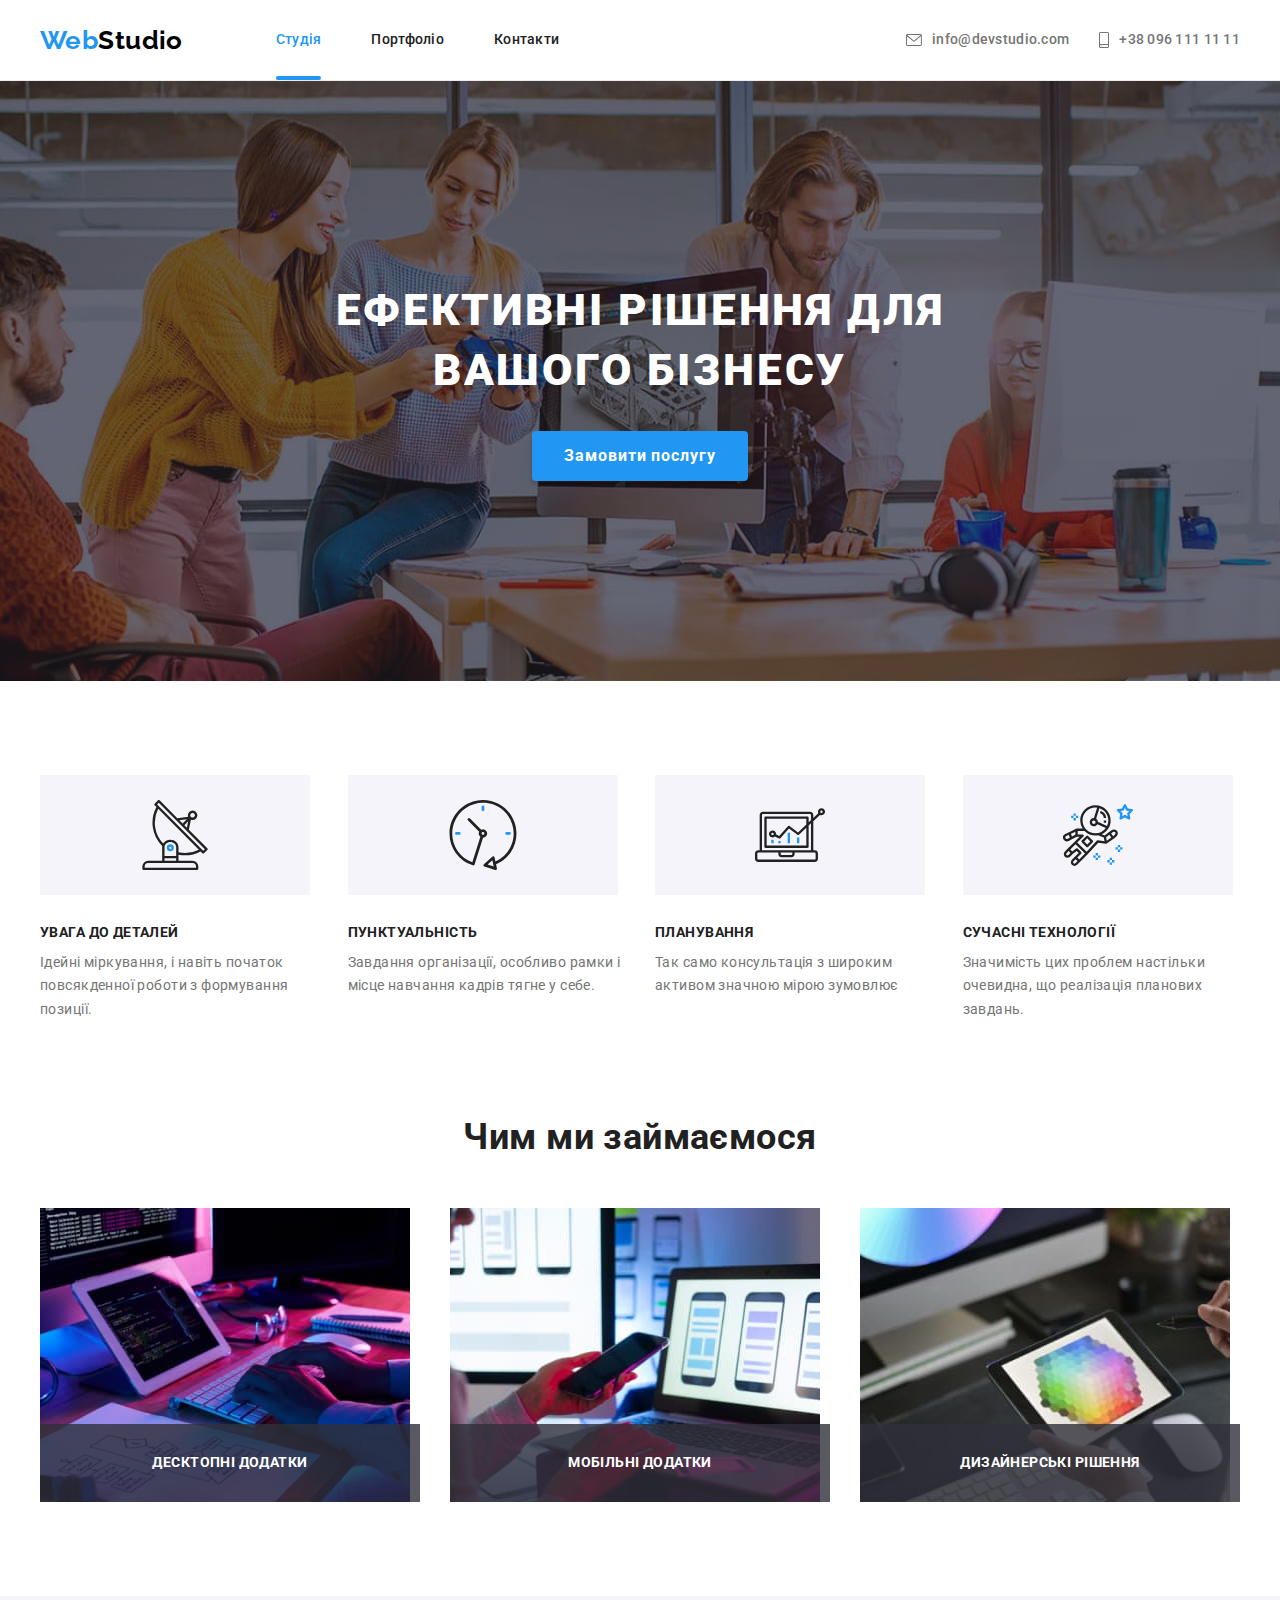
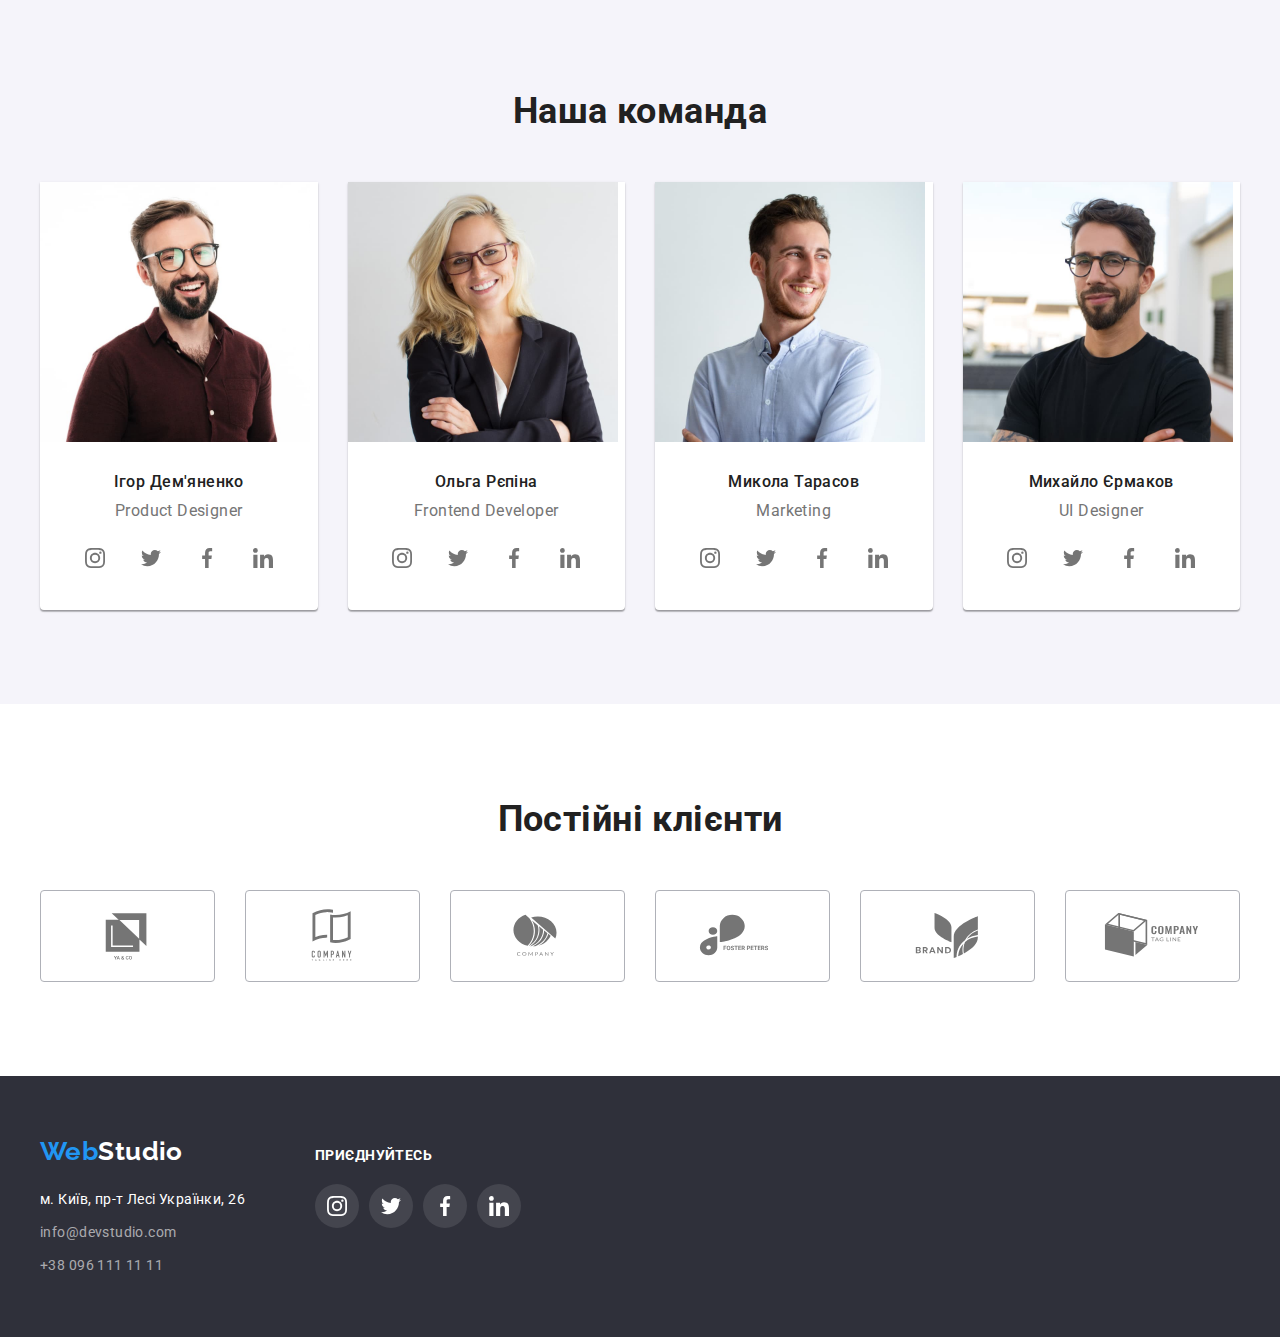
<file: index.html>
<!DOCTYPE html>
<html lang="uk">

<head>
	<meta charset="UTF-8" />
	<meta http-equiv="X-UA-Compatible" content="IE=edge" />
	<meta name="viewport" content="width=device-width, initial-scale=1.0" />
	<title>WebStudio</title>
	<link rel="preconnect" href="https://fonts.googleapis.com" />
	<link rel="preconnect" href="https://fonts.gstatic.com" crossorigin />
	<link href="https://fonts.googleapis.com/css2?family=Raleway:wght@700&family=Roboto:wght@400;500;700;900&display=swap"
		rel="stylesheet" />
	<link rel="stylesheet" href="https://cdnjs.cloudflare.com/ajax/libs/modern-normalize/1.1.0/modern-normalize.min.css"
		integrity="sha512-wpPYUAdjBVSE4KJnH1VR1HeZfpl1ub8YT/NKx4PuQ5NmX2tKuGu6U/JRp5y+Y8XG2tV+wKQpNHVUX03MfMFn9Q=="
		crossorigin="anonymous" referrerpolicy="no-referrer" />
	<link rel="stylesheet" href="./css/styles.css" />
</head>

<body>
	<!-- Header -->
	<header class="page-header">
		<div class="container main-nav">
			<!-- Logo -->
			<a class="logo" href="index.html">Web<span class="logo text">Studio</span></a>
			<!-- Navigation -->
			<nav>
				<ul class="site-nav list">
					<li class="item">
						<a class="link current" href="index.html">Студія</a>
					</li>
					<li class="item">
						<a class="link" href="portfolio.html">Портфоліо</a>
					</li>
					<li class="item"><a class="link" href="#contacts">Контакти</a></li>
				</ul>
			</nav>
			<ul class="contact-list list">
				<li class="item">
					<a class="contact-link link" href="mailto:info@devstudio.com">
						<svg class="mail-icon">
							<use href="./images/icons.svg#icon-envelope"></use>
						</svg>
						info@devstudio.com</a>
				</li>
				<li class="item">
					<a class="contact-link link" href="tel:+380961111111">
						<svg class="tel-icon">
							<use href="./images/icons.svg#icon-smartphone"></use>
						</svg>+38 096 111 11 11</a>
				</li>
			</ul>
		</div>
	</header>
	<main>
		<!-- Hero -->
		<section class="hero-overlay">
			<div class="container">
				<h1 class="hero-title">
					Ефективні рішення для
					<br />
					вашого бізнесу
				</h1>
				<button type="button" class="order-button" data-modal-open>Замовити послугу</button>
			</div>
		</section>
		<!-- Features -->
		<section class="section no-padding">
			<div class="container">
				<h2 class="visually-hidden">Особливості</h2>
				<ul class="feature-list list">
					<li class="item">
						<div class="feature-thumb">
							<svg class="feature-icon">
								<use href="./images/icons.svg#icon-antenna"></use>
							</svg>
						</div>
						<h3 class="features-title">Увага до деталей</h3>
						<p>Ідейні міркування, і навіть початок повсякденної роботи з формування позиції.</p>
					</li>
					<li class="item">
						<div class="feature-thumb">
							<svg class="feature-icon">
								<use href="./images/icons.svg#icon-clock"></use>
							</svg>
						</div>
						<h3 class="features-title">Пунктуальність</h3>
						<p>Завдання організації, особливо рамки і місце навчання кадрів тягне у себе.</p>
					</li>
					<li class="item">
						<div class="feature-thumb">
							<svg class="feature-icon">
								<use href="./images/icons.svg#icon-diagram"></use>
							</svg>
						</div>
						<h3 class="features-title">Планування</h3>
						<p>Так само консультація з широким активом значною мірою зумовлює</p>
					</li>
					<li class="item">
						<div class="feature-thumb">
							<svg class="feature-icon">
								<use href="./images/icons.svg#icon-astronaut"></use>
							</svg>
						</div>
						<h3 class="features-title">Сучасні технології</h3>
						<p>Значимість цих проблем настільки очевидна, що реалізація планових завдань.</p>
					</li>
				</ul>
			</div>
		</section>
		<!-- Чим ми займаємося -->
		<section class="section">
			<div class="container">
				<h2 class="section-title">Чим ми займаємося</h2>
				<ul class="work-list list">
					<li class="item">
						<img src="./images/creation.jpg" alt="Створюємо сайт" width="370" height="294" />
						<p class="work-text">Десктопні додатки</p>
					</li>
					<li class="item">
						<img src="./images/adaptation.jpg" alt="Адаптація під мобільні пристрої" width="370" height="294" />
						<p class="work-text">Мобільні додатки</p>
					</li>
					<li class="item">
						<img src="./images/design.jpg" alt="Розробляємо унікальний дизайн" width="370" height="294" />
						<p class="work-text">Дизайнерські рішення</p>
					</li>
				</ul>
			</div>
		</section>
		<!-- Team -->
		<section class="team section">
			<div class="container">
				<h2 class="section-title">Наша команда</h2>
				<ul class="team-list list">
					<li class="team-card">
						<img src="./images/designer.jpg" alt="Дизайнер" width="270" height="260" />
						<div class="text">
							<h3 class="teammate">Ігор Дем'яненко</h3>
							<p lang="en">Product Designer</p>
							<ul class="team-social list">
								<li class="item">
									<a class="team-link" href="https://www.instagram.com/" target="_blank"
										rel="noopener noreferrer nofollow" aria-label="Instagram">
										<svg class="team-icon">
											<use href="./images/icons.svg#icon-instagram"></use>
										</svg>
									</a>
								</li>
								<li class="item">
									<a class="team-link" href="https://twitter.com/" target="_blank" rel="noopener noreferrer nofollow"
										aria-label="Twitter">
										<svg class="team-icon">
											<use href="./images/icons.svg#icon-twitter"></use>
										</svg>
									</a>
								</li>
								<li class="item">
									<a class="team-link" href="https://www.facebook.com/" target="_blank"
										rel="noopener noreferrer nofollow" aria-label="Facebook">
										<svg class="team-icon">
											<use href="./images/icons.svg#icon-facebook"></use>
										</svg>
									</a>
								</li>
								<li class="item">
									<a class="team-link" href="https://www.linkedin.com/" target="_blank"
										rel="noopener noreferrer nofollow" aria-label="Linkedin">
										<svg class="team-icon">
											<use href="./images/icons.svg#icon-linkedin"></use>
										</svg>
									</a>
								</li>
							</ul>
						</div>
					</li>
					<li class="team-card">
						<img src="./images/developer.jpg" alt="Розробник" width="270" height="260" />
						<div class="text">
							<h3 class="teammate">Ольга Рєпіна</h3>
							<p lang="en">Frontend Developer</p>
							<ul class="team-social list">
								<li class="item">
									<a class="team-link link" href="https://www.instagram.com/" target="_blank"
										rel="noopener noreferrer nofollow" aria-label="Instagram">
										<svg class="team-icon">
											<use href="./images/icons.svg#icon-instagram"></use>
										</svg>
									</a>
								</li>
								<li class="item">
									<a class="team-link" href="https://twitter.com/" target="_blank" rel="noopener noreferrer nofollow"
										aria-label="Twitter">
										<svg class="team-icon">
											<use href="./images/icons.svg#icon-twitter"></use>
										</svg>
									</a>
								</li>
								<li class="item">
									<a class="team-link" href="https://www.facebook.com/" target="_blank"
										rel="noopener noreferrer nofollow" aria-label="Facebook">
										<svg class="team-icon">
											<use href="./images/icons.svg#icon-facebook"></use>
										</svg>
									</a>
								</li>
								<li class="item">
									<a class="team-link" href="https://www.linkedin.com/" target="_blank"
										rel="noopener noreferrer nofollow" aria-label="Linkedin">
										<svg class="team-icon">
											<use href="./images/icons.svg#icon-linkedin"></use>
										</svg>
									</a>
								</li>
							</ul>
						</div>
					</li>
					<li class="team-card">
						<img src="./images/marketer.jpg" alt="Маркетолог" width="270" height="260" />
						<div class="text">
							<h3 class="teammate">Микола Тарасов</h3>
							<p lang="en">Marketing</p>
							<ul class="team-social list">
								<li class="item">
									<a class="team-link" href="https://www.instagram.com/" target="_blank"
										rel="noopener noreferrer nofollow" aria-label="Instagram">
										<svg class="team-icon">
											<use href="./images/icons.svg#icon-instagram"></use>
										</svg>
									</a>
								</li>
								<li class="item">
									<a class="team-link" href="https://twitter.com/" target="_blank" rel="noopener noreferrer nofollow"
										aria-label="Twitter">
										<svg class="team-icon">
											<use href="./images/icons.svg#icon-twitter"></use>
										</svg>
									</a>
								</li>
								<li class="item">
									<a class="team-link" href="https://www.facebook.com/" target="_blank"
										rel="noopener noreferrer nofollow" aria-label="Facebook">
										<svg class="team-icon">
											<use href="./images/icons.svg#icon-facebook"></use>
										</svg>
									</a>
								</li>
								<li class="item">
									<a class="team-link" href="https://www.linkedin.com/" target="_blank"
										rel="noopener noreferrer nofollow" aria-label="Linkedin">
										<svg class="team-icon">
											<use href="./images/icons.svg#icon-linkedin"></use>
										</svg>
									</a>
								</li>
							</ul>
						</div>
					</li>
					<li class="team-card">
						<img src="./images/uidesigner.jpg" alt="Дизайнер інтерфейсу" width="270" height="260" />
						<div class="text">
							<h3 class="teammate">Михайло Єрмаков</h3>
							<p lang="en">UI Designer</p>
							<ul class="team-social list">
								<li class="item">
									<a class="team-link" href="https://www.instagram.com/" target="_blank"
										rel="noopener noreferrer nofollow" aria-label="Instagram">
										<svg class="team-icon">
											<use href="./images/icons.svg#icon-instagram"></use>
										</svg>
									</a>
								</li>
								<li class="item">
									<a class="team-link" href="https://twitter.com/" target="_blank" rel="noopener noreferrer nofollow"
										aria-label="Twitter">
										<svg class="team-icon">
											<use href="./images/icons.svg#icon-twitter"></use>
										</svg>
									</a>
								</li>
								<li class="item">
									<a class="team-link" href="https://www.facebook.com/" target="_blank"
										rel="noopener noreferrer nofollow" aria-label="Facebook">
										<svg class="team-icon">
											<use href="./images/icons.svg#icon-facebook"></use>
										</svg>
									</a>
								</li>
								<li class="item">
									<a class="team-link" href="https://www.linkedin.com/" target="_blank"
										rel="noopener noreferrer nofollow" aria-label="Linkedin">
										<svg class="team-icon">
											<use href="./images/icons.svg#icon-linkedin"></use>
										</svg>
									</a>
								</li>
							</ul>
						</div>
					</li>
				</ul>
			</div>
		</section>
		<!-- Clients -->
		<section class="section">
			<div class="container">
				<h2 class="section-title">Постійні клієнти</h2>
				<ul class="clients-list list">
					<li class="item">
						<a class="clients-link" href="" target="_blank" rel="noopener noreferrer nofollow"
							aria-label="Logo YA and CO">
							<svg class="clients-icon">
								<use href="./images/icons.svg#icon-logo-ya"></use>
							</svg>
						</a>
					</li>
					<li class="item">
						<a class="clients-link" href="" target="_blank" rel="noopener noreferrer nofollow"
							aria-label="Company Tagline">
							<svg class="clients-icon">
								<use href="./images/icons.svg#icon-logo-tagline"></use>
							</svg>
						</a>
					</li>
					<li class="item">
						<a class="clients-link" href="" target="_blank" rel="noopener noreferrer nofollow"
							aria-label="Company logo">
							<svg class="clients-icon">
								<use href="./images/icons.svg#icon-logo-company"></use>
							</svg>
						</a>
					</li>
					<li class="item">
						<a class="clients-link" href="" target="_blank" rel="noopener noreferrer nofollow"
							aria-label="Foster Peters">
							<svg class="clients-icon">
								<use href="./images/icons.svg#icon-logo-foster"></use>
							</svg>
						</a>
					</li>
					<li class="item">
						<a class="clients-link" href="" target="_blank" rel="noopener noreferrer nofollow" aria-label="Brand">
							<svg class="clients-icon">
								<use href="./images/icons.svg#icon-logo-brand"></use>
							</svg>
						</a>
					</li>
					<li class="item">
						<a class="clients-link" href="" target="_blank" rel="noopener noreferrer nofollow" aria-label="Tag Line">
							<svg class="clients-icon">
								<use href="./images/icons.svg#icon-logo-company-tag"></use>
							</svg>
						</a>
					</li>
				</ul>
			</div>
		</section>
	</main>
	<!-- Footer -->
	<footer class="page-footer">
		<div class="footer container">
			<div class="contacts" id="contacts">
				<a class="logo" href="index.html">Web<span class="logo studio">Studio</span></a>
				<address>
					<ul class="address-list list">
						<li class="item">
							<a class="map link" href="https://goo.gl/maps/AMWproxGojN7bkQz8" target="_blank"
								rel="noopener noreferrer nofollow">м. Київ, пр-т Лесі Українки, 26</a>
						</li>
						<li class="item">
							<a class="link" href="mailto:info@devstudio.com">info@devstudio.com</a>
						</li>
						<li class="item">
							<a class="link" href="tel:+380961111111">+38 096 111 11 11</a>
						</li>
					</ul>
				</address>
			</div>
			<div class="follow">
				<p class="follow-text">Приєднуйтесь</p>
				<ul class="follow-list list">
					<li class="item">
						<a class="follow-link" href="https://www.instagram.com/" target="_blank" rel="noopener noreferrer nofollow"
							aria-label="Instagram">
							<svg class="follow-icon">
								<use href="./images/icons.svg#icon-instagram"></use>
							</svg>
						</a>
					</li>
					<li class="item">
						<a class="follow-link" href="https://twitter.com/" target="_blank" rel="noopener noreferrer nofollow"
							aria-label="Twitter">
							<svg class="follow-icon">
								<use href="./images/icons.svg#icon-twitter"></use>
							</svg>
						</a>
					</li>
					<li class="item">
						<a class="follow-link" href="https://www.facebook.com/" target="_blank" rel="noopener noreferrer nofollow"
							aria-label="Facebook">
							<svg class="follow-icon">
								<use href="./images/icons.svg#icon-facebook"></use>
							</svg>
						</a>
					</li>
					<li class="item">
						<a class="follow-link" href="https://www.linkedin.com/" target="_blank" rel="noopener noreferrer nofollow"
							aria-label="Linkedin">
							<svg class="follow-icon">
								<use href="./images/icons.svg#icon-linkedin"></use>
							</svg>
						</a>
					</li>
				</ul>
			</div>
		</div>
	</footer>
	<div class="backdrop is-hidden" data-modal>
		<div class="modal">
			<button type="button" class="close-button" data-modal-close>
				<svg class="modal-close">
					<use href="./images/icons.svg#icon-modal-close"></use>
				</svg></button>
		</div>
	</div>
	<script src="./js/modal.js"></script>
</body>

</html>
</file>
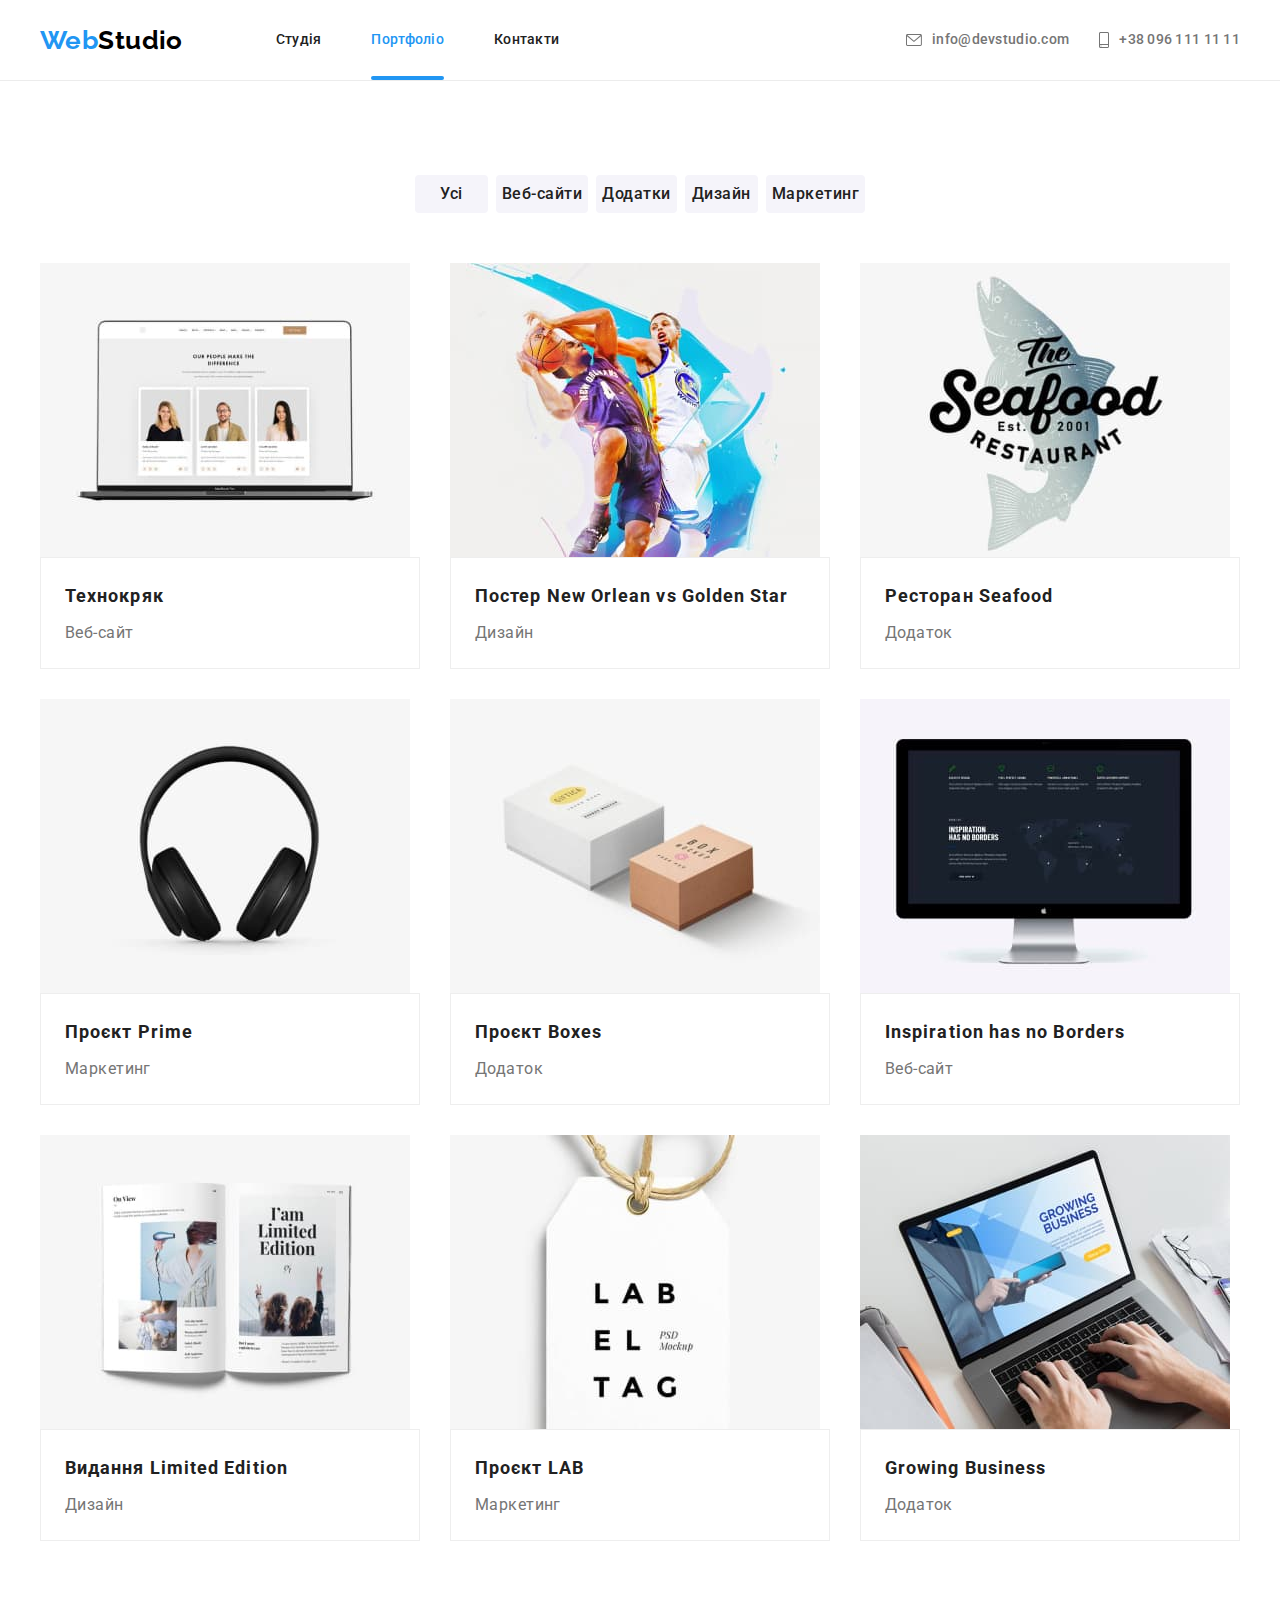
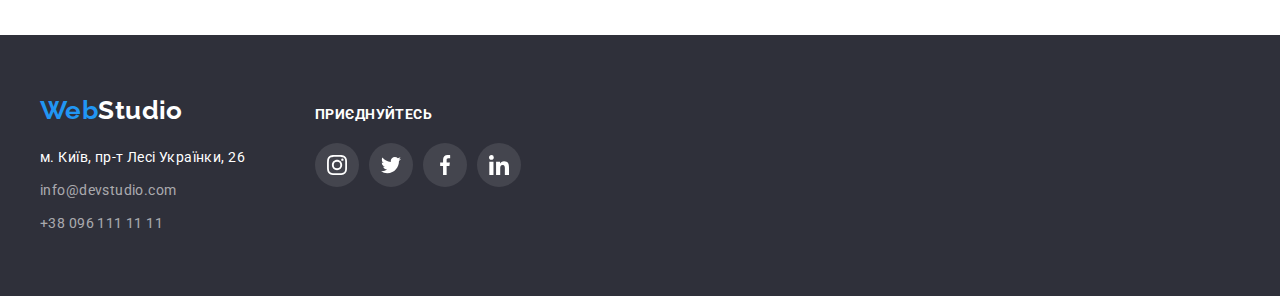
<file: portfolio.html>
<!DOCTYPE html>
<html lang="uk">

<head>
	<meta charset="UTF-8" />
	<meta http-equiv="X-UA-Compatible" content="IE=edge" />
	<meta name="viewport" content="width=device-width, initial-scale=1.0" />
	<title>WebStudio</title>
	<link rel="preconnect" href="https://fonts.googleapis.com" />
	<link rel="preconnect" href="https://fonts.gstatic.com" crossorigin />
	<link href="https://fonts.googleapis.com/css2?family=Raleway:wght@700&family=Roboto:wght@400;500;700;900&display=swap"
		rel="stylesheet" />
	<link rel="stylesheet" href="https://cdnjs.cloudflare.com/ajax/libs/modern-normalize/1.1.0/modern-normalize.min.css"
		integrity="sha512-wpPYUAdjBVSE4KJnH1VR1HeZfpl1ub8YT/NKx4PuQ5NmX2tKuGu6U/JRp5y+Y8XG2tV+wKQpNHVUX03MfMFn9Q=="
		crossorigin="anonymous" referrerpolicy="no-referrer" />
	<link rel="stylesheet" href="./css/styles.css" />
</head>

<body>
	<!-- Header -->
	<header class="page-header">
		<!-- Logo -->
		<div class="container main-nav">
			<a class="logo" href="index.html">Web<span class="logo text">Studio</span></a>
			<!-- Navigation -->
			<nav>
				<ul class="site-nav list">
					<li class="item">
						<a class="link" href="index.html">Студія</a>
					</li>
					<li class="item">
						<a class="link current" href="portfolio.html">Портфоліо</a>
					</li>
					<li class="item"><a class="link" href="#contacts">Контакти</a></li>
				</ul>
			</nav>
			<ul class="contact-list list">
				<li class="item">
					<a class="contact-link link" href="mailto:info@devstudio.com">
						<svg class="mail-icon" width="16" height="12">
							<use href="./images/icons.svg#icon-envelope"></use>
						</svg>
						info@devstudio.com</a>
				</li>
				<li class="item">
					<a class="contact-link link" href="tel:+380961111111">
						<svg class="tel-icon" width="10" height="16">
							<use href="./images/icons.svg#icon-smartphone"></use>
						</svg>+38 096 111 11 11</a>
				</li>
			</ul>
		</div>
	</header>
	<main>
		<!-- Portfolio -->
		<section class="section">
			<div class="container">
				<h1 class="visually-hidden">Портфоліо</h1>
				<ul class="filter-list list">
					<li class="item">
						<button type="button" class="portfolio-button">Усі</button>
					</li>
					<li class="item">
						<button type="button" class="portfolio-button">Веб-сайти</button>
					</li>
					<li class="item">
						<button type="button" class="portfolio-button">Додатки</button>
					</li>
					<li class="item">
						<button type="button" class="portfolio-button">Дизайн</button>
					</li>
					<li class="item">
						<button type="button" class="portfolio-button">Маркетинг</button>
					</li>
				</ul>
				<ul class="projects list">
					<li class="project-card">
						<a href="" class="project-link link">
							<article>
								<div class="project-thumb">
									<img src="./images/technocrack.jpg" alt="Веб-сайт Технокряк" width="370" height="294" />
									<p class="project-description">
										Ресурс пропонує комплексні пропозиції з різним рівнем функціоналу та сервісів. Все це дозволить
										відвідувачу отримати
										вичерпні відомості про компанію чи приватну особу.
									</p>
								</div>
								<div class="project-content">
									<h2 class="project-sample">Технокряк</h2>
									<p class="project-text">Веб-сайт</p>
								</div>
							</article>
						</a>
					</li>
					<li class="project-card">
						<a href="" class="project-link link">
							<article>
								<div class="project-thumb">
									<img src="./images/poster.jpg" alt="Дизайн постера" width="370" height="294" />
									<p class="project-description">
										Ресурс пропонує комплексні пропозиції з різним рівнем функціоналу та сервісів. Все це дозволить
										відвідувачу отримати
										вичерпні відомості про компанію чи приватну особу.
									</p>
								</div>
								<div class="project-content">
									<h2 class="project-sample">Постер New Orlean vs Golden Star</h2>
									<p class="project-text">Дизайн</p>
								</div>
							</article>
						</a>
					</li>
					<li class="project-card">
						<a href="" class="project-link link">
							<article>
								<div class="project-thumb">
									<img src="./images/restaurant.jpg" alt="Додаток для рибного ресторана" width="370" height="294" />
									<p class="project-description">
										Ресурс пропонує комплексні пропозиції з різним рівнем функціоналу та сервісів. Все це дозволить
										відвідувачу отримати
										вичерпні відомості про компанію чи приватну особу.
									</p>
								</div>
								<div class="project-content">
									<h2 class="project-sample">Ресторан Seafood</h2>
									<p class="project-text">Додаток</p>
								</div>
							</article>
						</a>
					</li>
					<li class="project-card">
						<a href="" class="project-link link">
							<article>
								<div class="project-thumb">
									<img src="./images/prime.jpg" alt="Маркетинг проєкту Prime" width="370" height="294" />
									<p class="project-description">
										Ресурс пропонує комплексні пропозиції з різним рівнем функціоналу та сервісів. Все це дозволить
										відвідувачу отримати
										вичерпні відомості про компанію чи приватну особу.
									</p>
								</div>
								<div class="project-content">
									<h2 class="project-sample">Проєкт Prime</h2>
									<p class="project-text">Маркетинг</p>
								</div>
							</article>
						</a>
					</li>
					<li class="project-card">
						<a href="" class="project-link link">
							<article>
								<div class="project-thumb">
									<img src="./images/boxes.jpg" alt="Додаток для проєкту" width="370" height="294" />
									<p class="project-description">
										Ресурс пропонує комплексні пропозиції з різним рівнем функціоналу та сервісів. Все це дозволить
										відвідувачу отримати
										вичерпні відомості про компанію чи приватну особу.
									</p>
								</div>
								<div class="project-content">
									<h2 class="project-sample">Проєкт Boxes</h2>
									<p class="project-text">Додаток</p>
								</div>
							</article>
						</a>
					</li>
					<li class="project-card">
						<a href="" class="project-link link">
							<article>
								<div class="project-thumb">
									<img src="./images/inspiration.jpg" alt="Веб-сайт Inspiration has no Borders" width="370"
										height="294" />
									<p class="project-description">
										Ресурс пропонує комплексні пропозиції з різним рівнем функціоналу та сервісів. Все це дозволить
										відвідувачу отримати
										вичерпні відомості про компанію чи приватну особу.
									</p>
								</div>
								<div class="project-content">
									<h2 lang="en" class="project-sample">Inspiration has no Borders</h2>
									<p class="project-text">Веб-сайт</p>
								</div>
							</article>
						</a>
					</li>
					<li class="project-card">
						<a href="" class="project-link link">
							<article>
								<div class="project-thumb">
									<img src="./images/edition.jpg" alt="Дизайн видання" width="370" height="294" />
									<p class="project-description">Ресурс пропонує комплексні пропозиції з різним рівнем функціоналу та
										сервісів. Все це дозволить відвідувачу отримати
										вичерпні відомості про компанію чи приватну особу.</p>
								</div>
								<div class="project-content">
									<h2 class="project-sample">Видання Limited Edition</h2>
									<p class="project-text">Дизайн</p>
								</div>
							</article>
						</a>
					</li>
					<li class="project-card">
						<a href="" class="project-link link">
							<article>
								<div class="project-thumb">
									<img src="./images/lab.jpg" alt="Маркетинг проєкту LAB" width="370" height="294" />
									<p class="project-description">
										Ресурс пропонує комплексні пропозиції з різним рівнем функціоналу та сервісів. Все це дозволить
										відвідувачу отримати
										вичерпні відомості про компанію чи приватну особу.
									</p>
								</div>
								<div class="project-content">
									<h2 class="project-sample">Проєкт LAB</h2>
									<p class="project-text">Маркетинг</p>
								</div>
							</article>
						</a>
					</li>
					<li class="project-card">
						<a href="" class="project-link link">
							<article>
								<div class="project-thumb">
									<img src="./images/business.jpg" alt="Додаток Growing Business" width="370" height="294" />
									<p class="project-description">
										Ресурс пропонує комплексні пропозиції з різним рівнем функціоналу та сервісів. Все це дозволить
										відвідувачу отримати
										вичерпні відомості про компанію чи приватну особу.
									</p>
								</div>
								<div class="project-content">
									<h2 lang="en" class="project-sample">Growing Business</h2>
									<p class="project-text">Додаток</p>
								</div>
							</article>
						</a>
					</li>
				</ul>
			</div>
		</section>
	</main>
	<!-- Footer -->
	<footer class="page-footer">
		<div class="footer container">
			<div class="contacts" id="contacts">
				<a class="logo" href="index.html">Web<span class="logo studio">Studio</span></a>
				<address>
					<ul class="address-list list">
						<li class="item">
							<a class="map link" href="https://goo.gl/maps/AMWproxGojN7bkQz8" target="_blank"
								rel="noopener noreferrer nofollow">м. Київ, пр-т Лесі Українки, 26</a>
						</li>
						<li class="item">
							<a class="link" href="mailto:info@devstudio.com">info@devstudio.com</a>
						</li>
						<li class="item">
							<a class="link" href="tel:+380961111111">+38 096 111 11 11</a>
						</li>
					</ul>
				</address>
			</div>
			<div class="follow">
				<p class="follow-text">Приєднуйтесь</p>
				<ul class="follow-list list">
					<li class="item">
						<a class="follow-link" href="https://www.instagram.com/" target="_blank" rel="noopener noreferrer nofollow"
							aria-label="Instagram">
							<svg class="follow-icon" width="20" height="20">
								<use href="./images/icons.svg#icon-instagram"></use>
							</svg>
						</a>
					</li>
					<li class="item">
						<a class="follow-link" href="https://twitter.com/" target="_blank" rel="noopener noreferrer nofollow"
							aria-label="Twitter">
							<svg class="follow-icon" width="20" height="20">
								<use href="./images/icons.svg#icon-twitter"></use>
							</svg>
						</a>
					</li>
					<li class="item">
						<a class="follow-link" href="https://www.facebook.com/" target="_blank" rel="noopener noreferrer nofollow"
							aria-label="Facebook">
							<svg class="follow-icon" width="20" height="20">
								<use href="./images/icons.svg#icon-facebook"></use>
							</svg>
						</a>
					</li>
					<li class="item">
						<a class="follow-link" href="https://www.linkedin.com/" target="_blank" rel="noopener noreferrer nofollow"
							aria-label="Linkedin">
							<svg class="follow-icon" width="20" height="20">
								<use href="./images/icons.svg#icon-linkedin"></use>
							</svg>
						</a>
					</li>
				</ul>
			</div>
		</div>
	</footer>
</body>

</html>
</file>
<file: css/styles.css>
:root {
  --primary-white-color: #ffffff;
  --primary-bg-color: #2f303a;
  --secondary-bg-color: #f5f4fa;
  --hero-bg-color: #c4c4c4;
  --hero-gradient: rgba(47, 48, 58, 0.4);
  --primary-black-color: #000000;
  --primary-text-color: #757575;
  --secondary-text-color: #212121;
  --primary-accent-color: #2196f3;
  --footer-contacts-color: rgba(255, 255, 255, 0.6);
  --header-border-color: #ececec;
  --projects-thumb-text: rgba(255, 255, 255, 1);
  --projects-thumb-bg: rgba(33, 150, 243, 0.9);
  --project-border-color: #eeeeee;
  --button-order-active: #188ce8;
  --work-text-bg: rgba(47, 48, 58, 0.8);
  --clients-box-border: #afb1b8;
  --button-shadow-color: rgba(0, 0, 0, 0.15);
  --follow-link-bg: rgba(255, 255, 255, 0.1);
  --teamcard-box-shadow: 0px 1px 3px rgba(0, 0, 0, 0.12), 0px 1px 1px rgba(0, 0, 0, 0.14),
    0px 2px 1px rgba(0, 0, 0, 0.2);
  --filter-button-shadow: 0px 3px 1px rgba(0, 0, 0, 0.1), 0px 1px 2px rgba(0, 0, 0, 0.08),
    0px 2px 2px rgba(0, 0, 0, 0.12);
  --projects-hover-shadow: 0px 1px 1px rgba(0, 0, 0, 0.12), 0px 4px 4px rgba(0, 0, 0, 0.06),
    1px 4px 6px rgba(0, 0, 0, 0.16);
  --primary-gap-size: 30px;
  --modal-button-border: rgba(0, 0, 0, 0.1);
  --modal-window-shadow: 0px 1px 3px rgba(0, 0, 0, 0.12), 0px 1px 1px rgba(0, 0, 0, 0.14),
    0px 2px 1px rgba(0, 0, 0, 0.2);
  --backdrop-bg-color: rgba(0, 0, 0, 0.2);
  --timing-function: cubic-bezier(0.4, 0, 0.2, 1);
}
html {
  box-sizing: border-box;
}
*::before,
::after {
  box-sizing: inherit;
}
body {
  margin: 0;

  font-family: "Roboto", sans-serif;
  font-weight: 400;
  font-size: 14px;
  line-height: 1.7;
  letter-spacing: 0.03em;
  color: var(--primary-text-color);
  background-color: var(--primary-white-color);
}
/* reset styles */
.list {
  list-style: none;
  padding-left: 0;
  margin: 0 auto;
}
.link {
  text-decoration: none;
  font-style: normal;
  color: currentColor;
}
h1,
h2,
h3,
p {
  margin: 0 auto;
}
img,
svg {
  display: block;
  max-width: 100%;
}
/* Global styles */
.container {
  width: 1200px;
  padding-left: 15px;
  padding-right: 15px;
  margin: 0 auto;
}
.section {
  padding-top: 94px;
  padding-bottom: 94px;
}
.section.no-padding {
  padding-bottom: 0;
}
/* title */
.section-title {
  margin-bottom: 50px;
  text-align: center;

  font-weight: 700;
  font-size: 36px;
  line-height: 1.17;
  color: var(--secondary-text-color);
}
.visually-hidden {
  position: absolute;
  white-space: nowrap;
  width: 1px;
  height: 1px;
  overflow: hidden;
  border: 0;
  padding: 0;
  clip: rect(0 0 0 0);
  clip-path: inset(50%);
  margin: -1px;
}
/* header */
.page-header {
  margin-bottom: 0;
  border-bottom: 1px solid var(--header-border-color);
}
.main-nav {
  display: flex;
  align-items: center;
  justify-content: space-between;
}
/* logo */
.logo {
  font-family: "Raleway", sans-serif;
  font-weight: 700;
  font-size: 26px;
  line-height: 1.19;
  color: var(--primary-accent-color);
  text-decoration: none;
}
.logo.text {
  color: var(--primary-black-color);
}
/* Navigation */
.site-nav {
  display: flex;
  margin-left: 93px;
  gap: 50px;
}
.site-nav .link {
  position: relative;

  display: flex;
  align-items: center;
  padding-top: 32px;
  padding-bottom: 32px;

  font-weight: 500;
  font-size: 14px;
  line-height: 1.14;
  letter-spacing: 0.02em;
  color: var(--secondary-text-color);

  transition: color 250ms var(--timing-function);
}
.site-nav .link:hover,
.site-nav .link:focus {
  color: var(--primary-accent-color);
}
.link.current {
  color: var(--primary-accent-color);
}
.link.current::after {
  position: absolute;
  bottom: 0;

  content: "";
  width: 100%;
  height: 4px;
  display: inline-block;

  background-color: var(--primary-accent-color);
  border-radius: 2px;
}
/* Contacts list */
.contact-list {
  display: flex;
  margin-right: 0;
  margin-left: auto;
  gap: var(--primary-gap-size);

  align-items: center;
}
.contact-link {
  display: flex;
  padding-top: 32px;
  padding-bottom: 32px;

  font-weight: 500;
  font-size: 14px;
  line-height: 1.14;
  letter-spacing: 0.02em;
  color: var(--primary-text-color);
  align-items: center;

  transition: color 250ms var(--timing-function);
}
.contact-link:hover,
.contact-link:focus {
  color: var(--primary-accent-color);
}
.mail-icon {
  margin-right: 10px;
  width: 16px;
  height: 12px;

  fill: currentColor;
}
.tel-icon {
  margin-right: 10px;
  width: 10px;
  height: 16px;

  fill: currentColor;
}
/* Hero */
.hero-overlay {
  max-width: 1600px;
  padding-top: 200px;
  padding-bottom: 200px;
  margin-left: auto;
  margin-right: auto;

  text-align: center;
  background-color: var(--hero-bg-color);
  background-image: linear-gradient(var(--hero-gradient), var(--hero-gradient)), url(../images/webstudio-hero-bg.jpg);
  background-size: cover;
  background-position: center;
}
.hero-title {
  margin-bottom: 30px;

  font-weight: 900;
  font-size: 44px;
  line-height: 1.36;
  letter-spacing: 0.06em;
  color: var(--primary-white-color);
  text-transform: uppercase;
}
/* Order button */
.order-button {
  padding: 10px 32px;
  min-width: 216px;

  font-family: "Roboto";
  font-style: inherit;
  font-weight: 700;
  font-size: 16px;
  line-height: 1.87;
  letter-spacing: 0.06em;
  background-color: var(--primary-accent-color);
  color: var(--primary-white-color);
  box-shadow: 0px 4px 4px var(--button-shadow-color);
  border-radius: 4px;
  cursor: pointer;
  border: none;

  transition: background-color 250ms var(--timing-function);
}
.order-button:hover,
.order-button:focus,
.order-button:active {
  background-color: var(--button-order-active);
}
/* Features */
.features-title {
  margin-bottom: 10px;

  font-weight: 700;
  font-size: 14px;
  line-height: 1.14;
  color: var(--secondary-text-color);
  text-transform: uppercase;
}
.feature-list {
  display: flex;
  margin-left: calc(-1 * var(--primary-gap-size));
}
.feature-list > .item {
  flex-basis: calc(100% / 4 - var(--primary-gap-size));
  margin-left: var(--primary-gap-size);
}
.feature-thumb {
  margin-bottom: var(--primary-gap-size);
  width: 270px;
  height: 120px;
  display: flex;
  align-items: center;
  justify-content: center;

  background-color: var(--secondary-bg-color);
}
.feature-icon {
  width: 70px;
  height: 70px;
}
/* Work */
.work-list {
  display: flex;
  margin-left: calc(-1 * var(--primary-gap-size));
}
.work-list > .item {
  position: relative;

  flex-basis: calc(100% / 3 - var(--primary-gap-size));
  margin-left: var(--primary-gap-size);
}
.work-text {
  position: absolute;
  bottom: 0;
  left: 0;
  width: 100%;
  padding-top: 27px;
  padding-bottom: 27px;

  font-weight: 700;
  text-align: center;
  text-transform: uppercase;
  color: var(--primary-white-color);
  background-color: var(--work-text-bg);
}
/* Team */
.team {
  background-color: var(--secondary-bg-color);
}
.team-list {
  display: flex;
  margin-left: calc(-1 * var(--primary-gap-size));
}
.team-card {
  flex-basis: calc(100% / 4 - var(--primary-gap-size));
  margin-left: var(--primary-gap-size);

  font-size: 16px;
  line-height: 1.19;
  background-color: var(--primary-white-color);

  text-align: center;
  border-radius: 0px 0px 4px 4px;
  box-shadow: var(--teamcard-box-shadow);
}
.team-card .text {
  padding: 30px 32px;
}
.teammate {
  margin-bottom: 10px;

  font-weight: 500;
  font-size: 16px;
  color: var(--secondary-text-color);
}
.team-social {
  display: flex;
  margin-top: 16px;
  margin-left: -10px;
  margin-right: auto;

  align-items: center;
}
.team-social .item {
  flex-basis: calc(100% / 4 - 10px);
  margin-left: 10px;
}
.team-link {
  display: flex;
  padding-top: 12px;
  padding-bottom: 12px;
  padding-right: 12px;
  padding-left: 12px;
  align-items: center;
  justify-content: center;

  border-radius: 50%;
  color: var(--primary-text-color);
  transition: color 250ms var(--timing-function), background-color 250ms var(--timing-function);
}
.team-link:hover,
.team-link:focus {
  color: var(--primary-white-color);
  background-color: var(--primary-accent-color);
}
.team-icon {
  width: 20px;
  height: 20px;

  fill: currentColor;
}
/* Clients */
.clients-list {
  display: flex;
  margin-left: calc(-1 * var(--primary-gap-size));
}
.clients-list .item {
  flex-basis: calc(100% / 6 - var(--primary-gap-size));
  margin-left: var(--primary-gap-size);
}
.clients-link {
  display: flex;
  padding: 15px 31px;
  justify-content: center;
  align-items: center;

  color: var(--primary-text-color);
  border: 1px solid var(--clients-box-border);
  border-radius: 4px;

  transition: color 250ms var(--timing-function), border-color 250ms var(--timing-function);
}
.clients-link:hover,
.clients-link:focus {
  color: var(--primary-accent-color);
  border-color: var(--primary-accent-color);
}
.clients-icon {
  width: 106px;
  height: 60px;

  fill: currentColor;
}
/* Footer */
.page-footer {
  padding-bottom: 60px;
  padding-top: 60px;

  background-color: var(--primary-bg-color);
}
.contacts {
  max-width: 231px;
  margin-right: 70px;
}
.footer.container {
  display: flex;
  align-items: baseline;
}
/* logo */
.logo.studio {
  color: var(--primary-white-color);
}
.page-footer .link {
  color: var(--footer-contacts-color);

  transition: color 250ms var(--timing-function);
}
.link.map {
  color: var(--primary-white-color);
}
.page-footer .link:hover,
.page-footer .link:focus {
  color: var(--primary-accent-color);
}
.address-list {
  margin-top: 20px;
}
.address-list .item + .item {
  margin-top: 9px;
}
.follow-text {
  margin-bottom: 20px;

  font-weight: 700;
  font-size: 14px;
  line-height: 1.14;
  letter-spacing: 0.03em;
  text-transform: uppercase;
  color: var(--primary-white-color);
}
.follow-list {
  display: flex;
  margin-right: auto;
  margin-left: -10px;
}
.follow-list .item {
  flex-basis: calc(100% / 4 - 10px);
  margin-left: 10px;
}
.follow-link {
  display: flex;
  padding-top: 12px;
  padding-bottom: 12px;
  padding-right: 12px;
  padding-left: 12px;
  align-items: center;
  justify-content: center;

  border-radius: 50%;
  color: var(--primary-white-color);
  background-color: var(--follow-link-bg);

  transition: background-color 250ms var(--timing-function);
}
.follow-link:hover,
.follow-link:focus {
  background-color: var(--primary-accent-color);
}
.follow-icon {
  width: 20px;
  height: 20px;

  fill: currentColor;
}
/* Modal */
.backdrop {
  position: fixed;
  top: 0;
  left: 0;

  width: 100%;
  height: 100%;

  background-color: var(--backdrop-bg-color);

  opacity: 1;
  visibility: visible;
  transition: opacity 250ms var(--timing-function), visability 250ms var(--timing-function) 250ms;
}
.backdrop.is-hidden {
  opacity: 0;
  pointer-events: none;
  visibility: hidden;
}
.backdrop.is-hidden .modal {
  position: absolute;
  transform: translate(-50%, -50%) scale(0.8);
}
.modal {
  position: absolute;
  top: 50%;
  left: 50%;

  min-width: 528px;
  min-height: 581px;

  background-color: var(--primary-white-color);
  box-shadow: var(--modal-window-shadow);
  border-radius: 4px;

  transform: translate(-50%, -50%) scale(1);
  transition: transform 250ms var(--timing-function);
}
.close-button {
  position: absolute;
  top: 8px;
  right: 8px;

  width: 30px;
  height: 30px;

  color: var(--primary-black-color);
  border: 1px solid var(--modal-button-border);
  text-align: center;
  border-radius: 50%;
  cursor: pointer;
}
.modal-close {
  width: 18px;
  height: 18px;

  fill: currentColor;
}
/* portfolio */
.portfolio-button {
  padding: 6px;
  min-width: 73px;

  font-family: "Roboto";
  font-style: inherit;
  font-weight: 500;
  font-size: 16px;
  line-height: 1.62;
  letter-spacing: 0.03em;
  color: var(--secondary-text-color);
  background-color: var(--secondary-bg-color);

  text-align: center;
  cursor: pointer;
  border-radius: 4px;
  border: none;

  transition: color 250ms var(--timing-function), background-color 250ms var(--timing-function),
    box-shadow 250ms var(--timing-function);
}
.portfolio-button:hover,
.portfolio-button:focus,
.portfolio-button:active {
  color: var(--primary-white-color);
  background-color: var(--primary-accent-color);
  box-shadow: var(--filter-button-shadow);
}
/* Filter */
.filter-list {
  display: flex;
  justify-content: center;
  margin-bottom: 50px;
  gap: 8px;
}
/* Projects */
.projects {
  display: flex;
  flex-wrap: wrap;
  margin-left: calc(-1 * var(--primary-gap-size));
  margin-top: calc(-1 * var(--primary-gap-size));
}
.project-card {
  flex-basis: calc(100% / 3 - var(--primary-gap-size));
  margin-left: var(--primary-gap-size);
  margin-top: var(--primary-gap-size);

  transition: box-shadow 250ms var(--timing-function);
}
.project-card:hover {
  box-shadow: var(--projects-hover-shadow);
}
.project-thumb {
  position: relative;
  overflow: hidden;
}
.project-description {
  position: absolute;
  bottom: 0;
  left: 0;
  transform: translateY(100%);
  opacity: 0;

  width: 100%;
  height: 100%;
  padding: 63px 24px;

  font-size: 18px;
  line-height: 1.55;
  color: var(--projects-thumb-text);
  background-color: var(--projects-thumb-bg);

  transition: transform 250ms var(--timing-function);
}
.project-link:hover .project-description,
.project-link:focus .project-description {
  transform: translateY(0%);
  opacity: 1;
}
.project-content {
  padding: 20px 24px;

  border: 1px solid var(--project-border-color);
}
.project-sample {
  margin-bottom: 4px;

  font-weight: 700;
  font-size: 18px;
  line-height: 2;
  letter-spacing: 0.06em;
  color: var(--secondary-text-color);
}
.project-text {
  font-size: 16px;
  line-height: 1.87;
}
</file>
